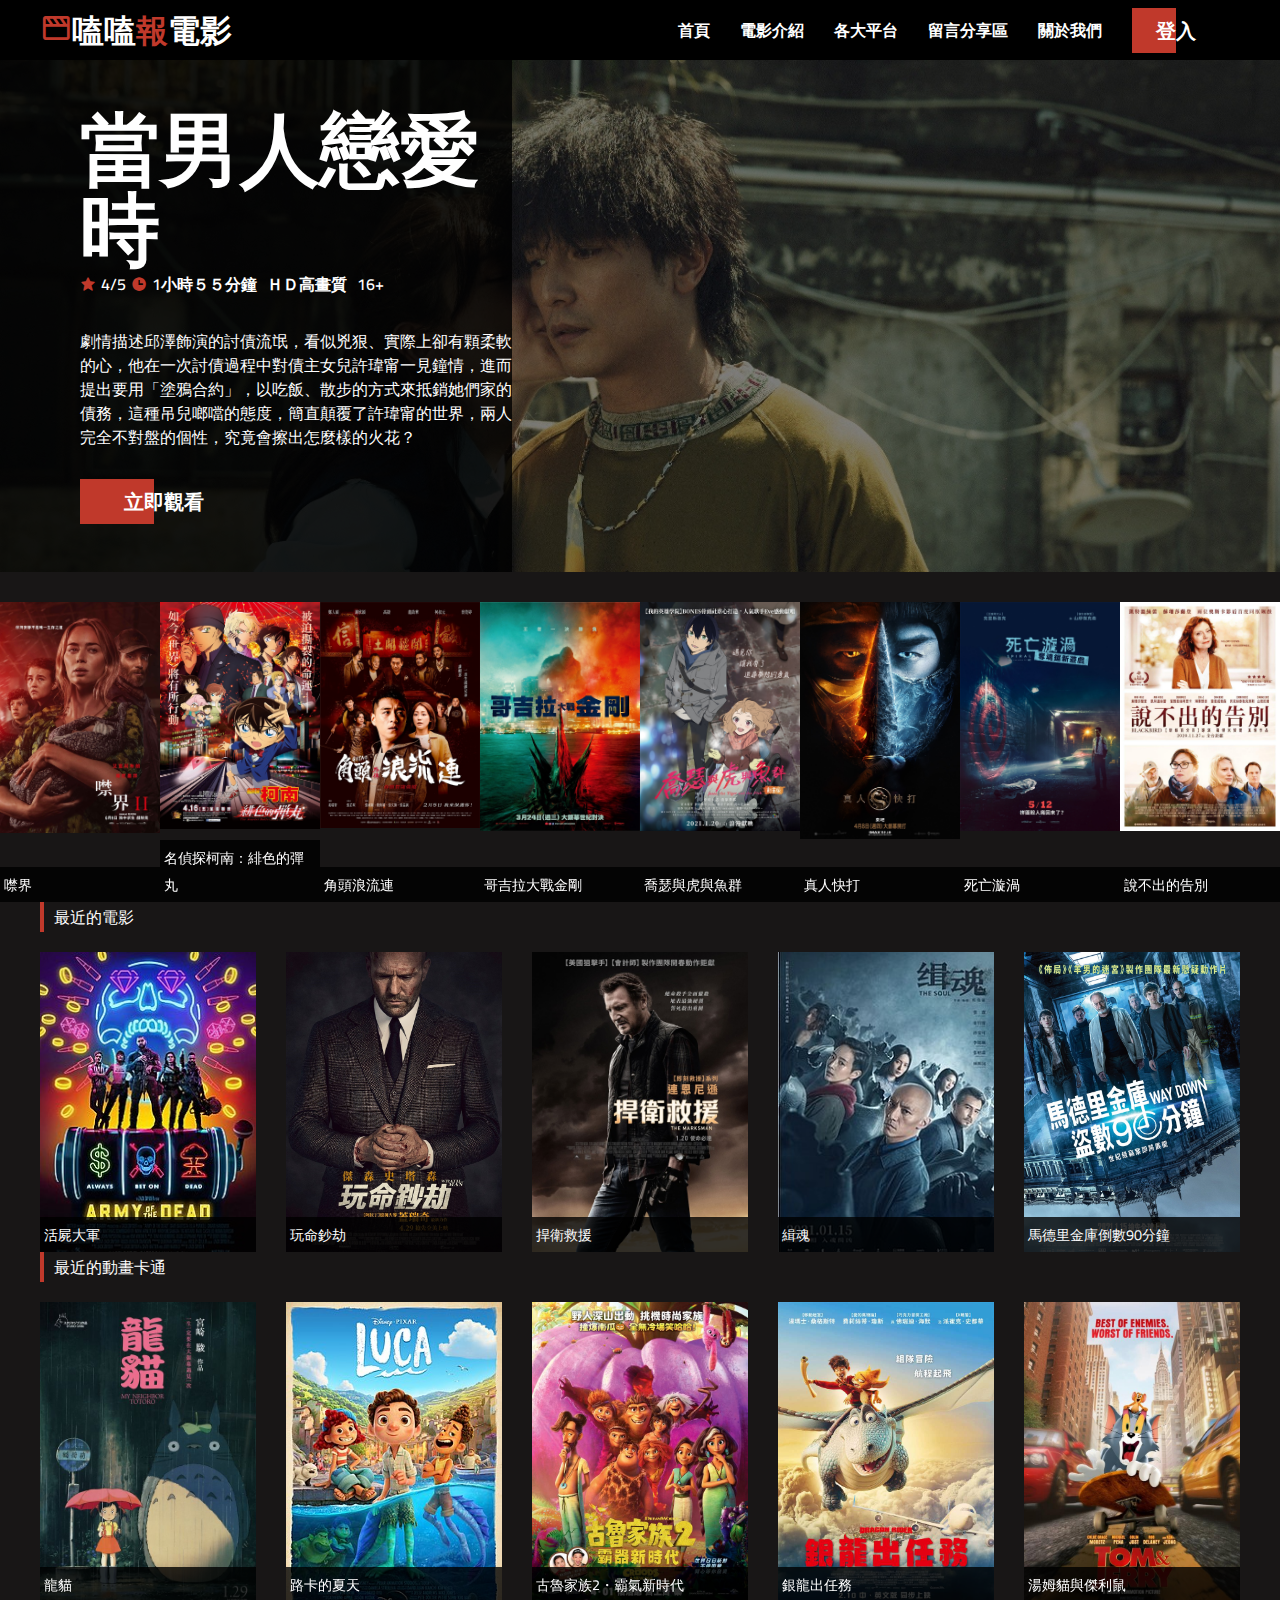
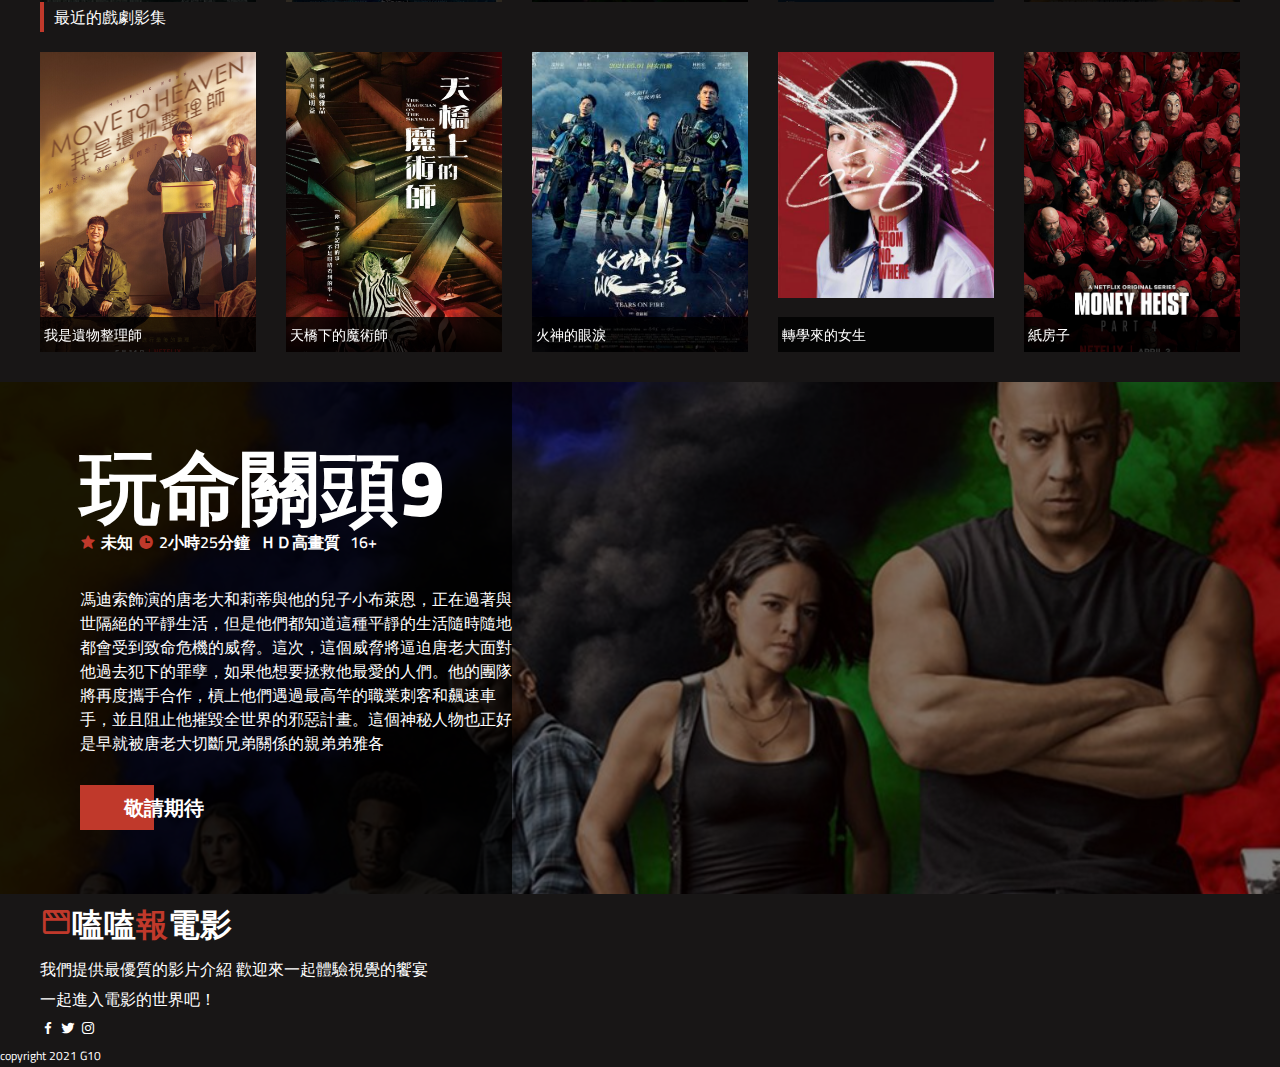
<file: index.html>
<!DOCTYPE html>
<html lang="en">
<head>
    <meta charset="UTF-8">
    <meta http-equiv="X-UA-Compatible" content="IE=edge">
    <meta name="viewport" content="width=device-width, initial-scale=1.0">
    <title>
        嗑嗑報電影
    </title>
    <!------logo-->
    <link rel="icon" href="./Final_Web_關於我們/images/ADTMI_Logo.png">
    <!--google font -->
    <link rel="preconnect" href="https://fonts.gstatic.com">
    <link href="https://fonts.googleapis.com/css2?family=Cairo:wght@200;300;400;600;700;900&display=swap" rel="stylesheet">
    <!--OWL CAR-->
    <link rel="stylesheet" href="https://cdnjs.cloudflare.com/ajax/libs/OwlCarousel2/2.3.4/assets/owl.carousel.min.css" integrity="sha512-tS3S5qG0BlhnQROyJXvNjeEM4UpMXHrQfTGmbQ1gKmelCxlSEBUaxhRBj/EFTzpbP4RVSrpEikbmdJobCvhE3g==" crossorigin="anonymous" referrerpolicy="no-referrer" />
    <!--box-->
    <link href='https://unpkg.com/boxicons@2.0.7/css/boxicons.min.css' rel='stylesheet'>
    <!--app css-->
    <link rel="stylesheet" href="app.css">
</head>
<body>

    <!--nav-->
    <div class="nav-wrapper">
        <div class="container">
           <div class="nav">
              <a href="#" class="logo">
                <i class='bx bx-movie bx-tada main-color'></i>嗑嗑<span class="main-color ">報</span>電影
              </a>
              <ul class="nav-menu" id="nav-menu">
                  <li><a href="#">首頁</a></li>
                  <li><a href="./movieinfo.html">電影介紹</a></li>
                  <li><a href="./platform.html">各大平台 </a></li>
                  <li><a href="./comment.html">留言分享區</a></li>
                  <li><a href="./about us.html">關於我們</a></li>
                  <li>
                      <a href="#" class="btn btn-hover">
                          <span>登入 </span>
                      </a>
                    </li>          
              </ul>
           </div>
        </div>
    </div>
    <!--end nav-->
    <!--main set--->
    <div class="main-set">
        <div class="main-slide">
            <div class="owl-carousel carousel-nav-center" id="main-carousel">
                <!--slide-->
                <div class="main-slide-item">
                    <img src="./man banner.jpeg" alt="">
                    <div class="overlay"></div>
                    <div class="main-slide-item-content">
                        <div class="item-content-wraper">
                            <div class="item-content-tittle">
                                當男人戀愛時
                            </div>
                            <div class="movie-infos">
                                <div class="movie-info">
                                    <i class="bx  bxs-star"></i>
                                        <span>4/5</span>
                                </div>
                                <div class="movie-info">
                                    <i class="bx  bxs-time"></i>
                                        <span>1小時５５分鐘</span>
                                </div>
                                <div class="movie-info">
                                        <span>ＨＤ高畫質</span>
                                </div>
                                <div class="movie-info">
                                    <span>16+</span>
                            </div>
                            </div>
                            <div class="item-contnet-description">
                                劇情描述邱澤飾演的討債流氓，看似兇狠、實際上卻有顆柔軟的心，他在一次討債過程中對債主女兒許瑋甯一見鐘情，進而提出要用「塗鴉合約」，以吃飯、散步的方式來抵銷她們家的債務，這種吊兒啷噹的態度，簡直顛覆了許瑋甯的世界，兩人完全不對盤的個性，究竟會擦出怎麼樣的火花？
                            </div>
                            <div class="item-action">
                                <a href="https://www.youtube.com/watch?v=gOjQxvRtMBI" target="_blank" class="btn btn-hover">
                                    <i class="bx bxs-right-arrow"></i>
                                    <span>立即觀看</span>
                                </a>
                            </div>
                        </div>
                    </div>
                </div>
                <!--end slide-->
                    <!--slide-->
                    <div class="main-slide-item">
                        <img src="./dead banner.jpeg" alt="">
                        <div class="overlay"></div>
                        <div class="main-slide-item-content">
                            <div class="item-content-wraper">
                                <div class="item-content-tittle">
                                   死亡漩渦
                                </div>
                                <div class="movie-infos">
                                    <div class="movie-info">
                                        <i class="bx  bxs-star"></i>
                                            <span>3/5</span>
                                    </div>
                                    <div class="movie-info">
                                        <i class="bx  bxs-time"></i>
                                            <span>1小時33分</span>
                                    </div>
                                    <div class="movie-info">
                                            <span>ＨＤ高畫質</span>
                                    </div>
                                    <div class="movie-info">
                                        <span>16+</span>
                                </div>
                                </div>
                                <div class="item-contnet-description">
                                    老鳥警探（山繆傑克森 飾）帶領警探（克里斯洛克 飾）調查慘絕人寰的連續殺警案，關於「拼圖殺人魔」重出江湖的傳言，再度勾起所有人心中的恐懼。這次新的遊戲規則，似乎直衝著警察而來。每個命案現場留下的「死亡漩渦」，將把他們捲進難以抽身的血腥深淵之中……。
                                </div>
                                <div class="item-action">
                                    <a href="https://www.youtube.com/watch?v=_zzUzBbH-4g" target="_blank" class="btn btn-hover">
                                        <i class="bx bxs-right-arrow"></i>
                                        <span>立即觀看</span>
                                    </a>
                                </div>
                            </div>
                        </div>
                    </div>
                    <!--end slide-->
                     <!--slide-->
                     <div class="main-slide-item">
                        <img src="./jungle banner.jpeg" alt="">
                        <div class="overlay"></div>
                        <div class="main-slide-item-content">
                            <div class="item-content-wraper">
                                <div class="item-content-tittle">
                                    叢林奇航
                                </div>
                                <div class="movie-infos">
                                    <div class="movie-info">
                                        <i class="bx  bxs-star"></i>
                                            <span>未知</span>
                                    </div>
                                    <div class="movie-info">
                                        <i class="bx  bxs-time"></i>
                                            <span>2小時38分鐘</span>
                                    </div>
                                    <div class="movie-info">
                                            <span>ＨＤ高畫質</span>
                                    </div>
                                    <div class="movie-info">
                                        <span>16+</span>
                                </div>
                                </div>
                                <div class="item-contnet-description">
                                    故事描述一位名叫霍頓博士（艾蜜莉布朗 飾演）發現了深藏在亞馬遜裡，有著一顆擁有治癒神力的奇幻之樹，而要取得這棵樹的神力，必須帶著一個被人類收藏的「神奇箭頭」來解開它，霍頓博士決定要深入叢林，來一探這個傳說的究竟，她找來了一個看似可靠，但其實是個只想詐騙遊客的狡猾渡輪船長—法蘭克船長（巨石強森 飾演），她雇用法蘭克載著自己與弟弟（傑克懷特霍爾 飾演）前往叢林展開這場解開神秘傳說之謎的旅程
                                </div>
                                <div class="item-action">
                                    <a href="https://www.youtube.com/watch?v=zLuQO9ebPlY" target="_blank"a class="btn btn-hover">
                                        <i class="bx bxs-right-arrow"></i>
                                        <span>立即觀看</span>
                                    </a>
                                </div>
                            </div>
                        </div>
                    </div>
                    <!--end slide-->
                    <div class="main-slide-item">
                        <img src="./free guy banner.jpeg" alt="">
                        <div class="overlay"></div>
                        <div class="main-slide-item-content">
                            <div class="item-content-wraper">
                                <div class="item-content-tittle">
                                    脫稿玩家
                                </div>
                                <div class="movie-infos">
                                    <div class="movie-info">
                                        <i class="bx  bxs-star"></i>
                                            <span>4/5</span>
                                    </div>
                                    <div class="movie-info">
                                        <i class="bx  bxs-time"></i>
                                            <span>1小時55分鐘</span>
                                    </div>
                                    <div class="movie-info">
                                            <span>ＨＤ高畫質</span>
                                    </div>
                                    <div class="movie-info">
                                        <span>16+</span>
                                </div>
                                </div>
                                <div class="item-contnet-description">
                                    人生就是練功打怪，只要登入遊戲模式，沒有超能力也能成為故事主宰。一位銀行員發現他自己竟是遊戲開放世界中的一個背景角色。

                                </div>
                                <div class="item-action">
                                    <a href="https://www.youtube.com/watch?v=UBmVX5tfpT4" target="_blank" class="btn btn-hover">
                                        <i class="bx bxs-right-arrow"></i>
                                        <span>立即觀看</span>
                                    </a>
                                </div>
                            </div>
                        </div>
                    </div>
                    <!--end slide-->
            </div>
        </div>
        <!---end main slide-->
        <!---topmovie slide-->
        <div class="top-movie-slide">
            <div class="owl-carousel" id="top-movie-slide">
                <!----movie -->
                <div class="movie-item">
                    <img src="./Final_Web_電影介紹/images/2021movie/A_Quiet_Place_Part_II.jpg" alt="">
                    <div class="movie-content">
                        <div class="movie-tittle"> 
                            噤界
                        </div>
                    </div>
                </div>
                <!----end movie--->
                 <!----movie2 -->
                 <div class="movie-item">
                    <img src="./Final_Web_電影介紹/images/2021movie/DETECTIVE_CONAN_THE_MOVIE_THE_SCARLET_BULLET.jpg" alt="">
                    <div class="movie-content">
                        <div class="movie-tittle"> 
                            名偵探柯南：緋色的彈丸
                        </div>
                    </div>
                </div>
                <!----end movie2--->
                 <!----movie3 -->
                 <div class="movie-item">
                    <img src="./Final_Web_電影介紹/images/2021movie/GATAO_THE_LAST_STRAY.jpg" alt="">
                    <div class="movie-content">
                        <div class="movie-tittle"> 
                            角頭浪流連
                        </div>
                    </div>
                </div>
                <!----end movie3--->
                <!----movie4 -->
                <div class="movie-item">
                    <img src="./Final_Web_電影介紹/images/2021movie/Godzilla_vs_Kong.jpg" alt="">
                    <div class="movie-content">
                        <div class="movie-tittle"> 
                            哥吉拉大戰金剛
                        </div>
                    </div>
                </div>
                <!----end movie4--->
                <!----movie5 -->
                <div class="movie-item">
                    <img src="./Final_Web_電影介紹/images/2021movie/JOSEE_THE_TIGER_AND_THE_FISH.jpg" alt="">
                    <div class="movie-content">
                        <div class="movie-tittle"> 
                            喬瑟與虎與魚群
                        </div>
                    </div>
                </div>
                <!----end movie5--->
                <!----movie6 -->
                <div class="movie-item">
                    <img src="./Final_Web_電影介紹/images/2021movie/MORTAL_KOMBAT.jpg" alt="">
                    <div class="movie-content">
                        <div class="movie-tittle"> 
                            真人快打
                        </div>
                    </div>
                </div>
                <!----end movie6--->
                <!----movie7 -->
                <div class="movie-item">
                    <img src="./Final_Web_電影介紹/images/2021movie/SPIRAL_FROM_THE_BOOK_OF_SAW.jpg" alt="">
                    <div class="movie-content">
                        <div class="movie-tittle"> 
                            死亡漩渦
                        </div>
                    </div>
                </div>
                <!----end movie7--->
                <!----movie8 -->
                <div class="movie-item">
                    <img src="./Final_Web_電影介紹/images/2020movie/BLACKBIRD.jpg" alt="">
                    <div class="movie-content">
                        <div class="movie-tittle"> 
                            說不出的告別
                        </div>
                    </div>
                </div>
                <!----end movie3--->
                <!----movie8 -->
                <div class="movie-item">
                    <img src="./Final_Web_電影介紹/images/2020movie/Summer_of_85.jpg" alt="">
                    <div class="movie-content">
                        <div class="movie-tittle"> 
                            85年的夏天
                        </div>
                    </div>
                </div>
                <!----end movie3--->
                <!----movie8 -->
                <div class="movie-item">
                    <img src="./Final_Web_電影介紹/images/2020movie/THE_CONFIDENCEMAN_JP.jpg" alt="">
                    <div class="movie-content">
                        <div class="movie-tittle"> 
                            信用詐欺師
                        </div>
                    </div>
                </div>
                <!----end movie3--->
                <!----movie8 -->
                <div class="movie-item">
                    <img src="./Final_Web_電影介紹/images/2020movie/THE_CROODS_A_NEW_AGE.jpg" alt="">
                    <div class="movie-content">
                        <div class="movie-tittle"> 
                            古魯家族-新石代
                        </div>
                    </div>
                </div>
                <!----end movie3--->
                <!----movie8 -->
                <div class="movie-item">
                    <img src="./Final_Web_電影介紹/images/2020movie/THE_DOORMAN.jpg" alt="">
                    <div class="movie-content">
                        <div class="movie-tittle"> 
                            奪命守門人
                        </div>
                    </div>
                </div>
                <!----end movie3--->
            </div>
        </div>

        <!----end top movie slide------>
        <!--------latest movie slide-->
        <div class="section">
            <div class="container">
                <div class="section-header">
                    最近的電影
                </div>
                <div class="movie-slide carousel-nav-center owl-carousel">
                    <!----movie -->
                <a href="https://www.youtube.com/watch?v=PEARiYvIIHA" target="_blank" div class="movie-item">
                    <img src="./電影/movie02.jpeg" alt="">
                    <div class="movie-content">
                        <div class="movie-tittle"> 
                            活屍大軍
                        </div>
                    </div>
                
            </a>
                <!----end movie--->
                 <!----movie -->
                 <a href="https://www.youtube.com/watch?v=47_ZHeEOcM8" target="_blank" div class="movie-item">
                    <img src="./Final_Web_電影介紹/images/2021movie/Wrath_of_Man.jpg" alt="">
                    <div class="movie-content">
                        <div class="movie-tittle"> 
                            玩命鈔劫
                        </div>
                    </div>
            </a>
                <!----end movie--->
                 <!----movie -->
                 <a href="https://www.youtube.com/watch?v=lyCNkpvwgaE" target="_blank" div class="movie-item">
                    <img src="./電影/movie03.jpeg" alt="">
                    <div class="movie-content">
                        <div class="movie-tittle"> 
                            捍衛救援
                        </div>
                    </div>
            </a>
                <!----end movie--->
                 <!----movie -->
                 <a href="https://www.youtube.com/watch?v=6kwckD5x6lo" target="_blank" div class="movie-item">
                    <img src="./電影/movie10.jpeg" alt="">
                    <div class="movie-content">
                        <div class="movie-tittle"> 
                            緝魂
                        </div>
                    </div>
            </a>
                <!----end movie--->
                 <!----movie -->
                 <a href="https://www.youtube.com/watch?v=HZx4r5asNpA" target="_blank" div class="movie-item">
                    <img src="./Final_Web_電影介紹/images/2021movie/Way_Down.jpg" alt="">
                    <div class="movie-content">
                        <div class="movie-tittle"> 
                            馬德里金庫倒數90分鐘
                        </div>
                    </div>
            </a>
                <!----end movie--->
                </div>
            </div>
        </div>
        <!----end latest movie slide-->
        <!--------cartoon movie slide-->
        <div class="section">
            <div class="container">
                <div class="section-header">
                    最近的動畫卡通
                </div>
                <div class="movie-slide carousel-nav-center owl-carousel">
                    <!----movie -->
                <a href="https://www.youtube.com/watch?v=H3BRBdwaIKY" target="_blank" div class="movie-item">
                    <img src="./卡通/cartoon1.jpeg" alt="">
                    <div class="movie-content">
                        <div class="movie-tittle"> 
                            龍貓
                        </div>
                    </div>
            </a>
                <!----end movie--->
                 <!----movie -->
                 <a href="https://www.youtube.com/watch?v=TzVYaaaV-Gg" target="_blank" div class="movie-item">
                    <img src="./卡通/Luca.jpeg" alt="">
                    <div class="movie-content">
                        <div class="movie-tittle"> 
                            路卡的夏天
                        </div>
                    </div>
            </a>
                <!----end movie--->
                 <!----movie -->
                 <a href="https://www.youtube.com/watch?v=Hn4FWYhtmKA" target="_blank" div class="movie-item">
                    <img src="./卡通/gulu.jpeg" alt="">
                    <div class="movie-content">
                        <div class="movie-tittle"> 
                            古魯家族2・霸氣新時代
                        </div>
                    </div>
            </a>
                <!----end movie--->
                 <!----movie -->
                 <a href="https://www.youtube.com/watch?v=O5yCTymlS7o" target="_blank" div class="movie-item">
                    <img src="./卡通/sliver dragon.jpeg" alt="">
                    <div class="movie-content">
                        <div class="movie-tittle"> 
                            銀龍出任務
                        </div>
                    </div>
            </a>
             <!----movie -->
             <a href=" https://www.youtube.com/watch?v=GM0wvut_N6E" target="_blank"  div class="movie-item">
                <img src="./卡通/tom and jerry.jpeg" alt="">
                <div class="movie-content">
                    <div class="movie-tittle"> 
                        湯姆貓與傑利鼠
                        </div>
                    </div>
                </a>
            </div>
            <!----end movie--->
                <!----end movie--->
                </div>
            </div>
        </div>
        <!----end cartoon movie slide-->
         <!--------series slide-->
         <div class="section">
            <div class="container">
                <div class="section-header">
                    最近的戲劇影集
                </div>
                <div class="movie-slide carousel-nav-center owl-carousel">
                    <!----movie -->
                <a href=" https://www.youtube.com/watch?v=xl97paOcTk4" target="_blank" div class="movie-item">
                    <img src="./影劇/series01.jpeg" alt="">
                    <div class="movie-content">
                        <div class="movie-tittle"> 
                            我是遺物整理師
                        </div>
                    </div>
                
            </a>
                <!----end movie--->
                 <!----movie -->
                 <a href="https://www.youtube.com/watch?v=6kQH_5UdWBI" target="_blank" div class="movie-item">
                    <img src="./影劇/series02.jpeg" alt="">
                    <div class="movie-content">
                        <div class="movie-tittle"> 
                            天橋下的魔術師
                        </div>
                    </div>
            </a>
                <!----end movie--->
                 <!----movie -->
                 <a href="https://www.youtube.com/watch?v=W4y2EaVQmR0" target="_blank" div class="movie-item">
                    <img src="./影劇/series04.jpeg" alt="">
                    <div class="movie-content">
                        <div class="movie-tittle"> 
                            火神的眼淚
                        </div>
                    </div>
            </a>
                <!----end movie--->
                 <!----movie -->
                 <a href="https://www.youtube.com/watch?v=MrWAdQjy7_M" target="_blank"  div class="movie-item">
                    <img src="./影劇/series05.jpeg" alt="">
                    <div class="movie-content">
                        <div class="movie-tittle"> 
                          轉學來的女生
                        </div>
                    </div>
            </a>
                <!----end movie--->
                <!----movie -->
                <div>
                <a href="https://www.youtube.com/watch?v=pTakD5VaKDg" target="_blank"  class="movie-item">
                    <img src="./影劇/series07.jpg" alt="">
                    <div class="movie-content">
                        <div class="movie-tittle"> 
                          紙房子
                        </div>
                    </div>
                </div>
            </a>
            </div>
                <!----end movie--->
                </div>
            
        <!----end series movie slide-->  
        <!---------special movie-->
        <div class="section">
            <!--slide-->
            <div class="main-slide-item">
                <img src="./ff9 banner.jpg" alt="">
                <div class="overlay"></div>
                <div class="main-slide-item-content">
                    <div class="item-content-wraper">
                        <div class="item-content-tittle">
                            玩命關頭9
                        </div>
                        <div class="movie-infos">
                            <div class="movie-info">
                                <i class="bx  bxs-star"></i>
                                    <span>未知</span>
                            </div>
                            <div class="movie-info">
                                <i class="bx  bxs-time"></i>
                                    <span>2小時25分鐘</span>
                            </div>
                            <div class="movie-info">
                                    <span>ＨＤ高畫質</span>
                            </div>
                            <div class="movie-info">
                                <span>16+</span>
                        </div>
                        </div>
                        <div class="item-contnet-description">
                            馮迪索飾演的唐老大和莉蒂與他的兒子小布萊恩，正在過著與世隔絕的平靜生活，但是他們都知道這種平靜的生活隨時隨地都會受到致命危機的威脅。這次，這個威脅將逼迫唐老大面對他過去犯下的罪孽，如果他想要拯救他最愛的人們。他的團隊將再度攜手合作，槓上他們遇過最高竿的職業刺客和飆速車手，並且阻止他摧毀全世界的邪惡計畫。這個神秘人物也正好是早就被唐老大切斷兄弟關係的親弟弟雅各
                        </div>
                        <div class="item-action">
                            <a href="https://www.youtube.com/watch?v=7k2P3mF5Eso" target="_blank" class="btn btn-hover">
                                <i class="bx bxs-right-arrow"></i>
                                <span>敬請期待</span>
                            </a>
                        </div>
                    </div>
                </div>
            </div>  
        </div>
          <!-------end special movie-->
        </div>
    </div>
    <!--end main set--->
    <!---footer section-->
    <footer class="scetion">
        <div class="container">
            <div class="col-4 col-md-6 colsm-12">
                <div class="content">
                    <a href="#" class="logo">
                        <i class='bx bx-movie bx-tada main-color'></i>嗑嗑<span class="main-color ">報</span>電影
                      </a>
                      <p>
                          我們提供最優質的影片介紹 歡迎來一起體驗視覺的饗宴
                          <br>
                          一起進入電影的世界吧！
                      </p>
                      <div class="soicial-list">
                          <a href="#" class="social-item">
                              <i class="bx bxl-facebook"></i>
                          </a>
                          <a href="#" class="social-item">
                            <i class="bx bxl-twitter"></i>
                        </a>
                        <a href="#" class="social-item">
                            <i class="bx bxl-instagram"></i>
                        </a>
                      </div>
                </div>
            </div>
        </div>
    </footer>
    <!----end footer section--->  
    <!--copywright-->
    <div class="copyright">
        copyright 2021 G10
    </div>
    <!---end copyright-->  
    <!---Script-->
    <!--JQuery-->
    <script src="https://code.jquery.com/jquery-3.6.0.min.js" integrity="sha256-/xUj+3OJU5yExlq6GSYGSHk7tPXikynS7ogEvDej/m4=" crossorigin="anonymous"></script>
    <!---owl car-->
    <script src="https://cdnjs.cloudflare.com/ajax/libs/OwlCarousel2/2.3.4/owl.carousel.min.js" integrity="sha512-bPs7Ae6pVvhOSiIcyUClR7/q2OAsRiovw4vAkX+zJbw3ShAeeqezq50RIIcIURq7Oa20rW2n2q+fyXBNcU9lrw==" crossorigin="anonymous" referrerpolicy="no-referrer"></script>
    <!--app script -->
    <script src="app.js "></script>


</body>
</html>
</file>
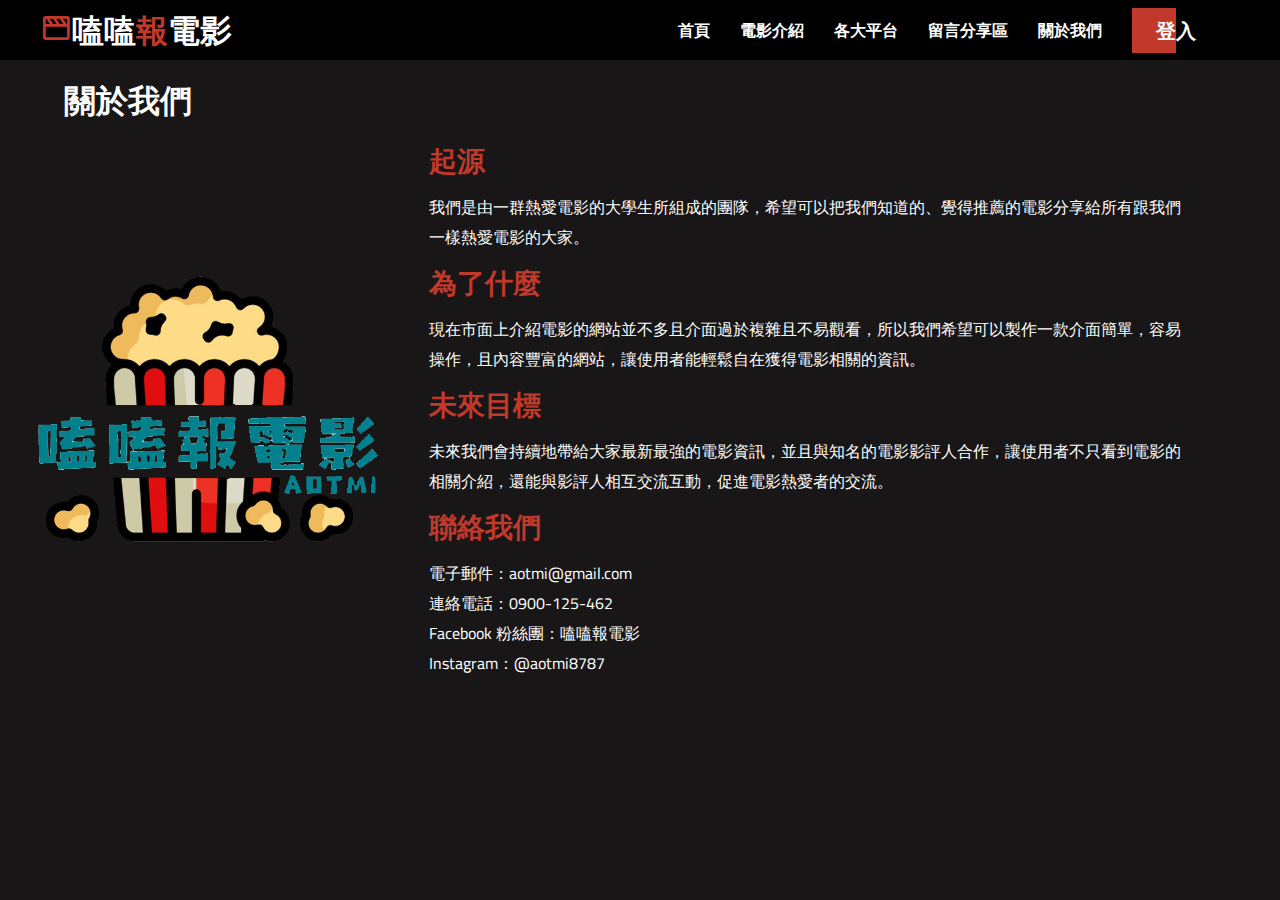
<file: about us.html>
<!DOCTYPE html>
<html lang="en">
<head>
    <meta charset="UTF-8">
    <meta http-equiv="X-UA-Compatible" content="IE=edge">
    <meta name="viewport" content="width=device-width, initial-scale=1.0">
    <title>
        關於我們 - 嗑嗑報電影
    </title>
    <!------logo-->
   <link rel="icon" href="./Final_Web_關於我們/images/ADTMI_Logo.png">
    <!--google font -->
    <link rel="preconnect" href="https://fonts.gstatic.com">
    <link href="https://fonts.googleapis.com/css2?family=Cairo:wght@200;300;400;600;700;900&display=swap" rel="stylesheet">
    <!--OWL CAR-->
    <link rel="stylesheet" href="https://cdnjs.cloudflare.com/ajax/libs/OwlCarousel2/2.3.4/assets/owl.carousel.min.css" integrity="sha512-tS3S5qG0BlhnQROyJXvNjeEM4UpMXHrQfTGmbQ1gKmelCxlSEBUaxhRBj/EFTzpbP4RVSrpEikbmdJobCvhE3g==" crossorigin="anonymous" referrerpolicy="no-referrer" />
    <!--box-->
    <link href='https://unpkg.com/boxicons@2.0.7/css/boxicons.min.css' rel='stylesheet'>

    <!-- style for website -->
    <link rel="stylesheet" href="./Final_Web_關於我們/styles/styleForAboutUs.css">
    <!-- jQuery -->
    <script src="https://code.jquery.com/jquery-3.6.0.min.js"></script>
</head>
<body>
    <!--nav-->
    <div class="nav-wrapper">
        <div class="container">
           <div class="nav">
              <a href="#" class="logo">
                <i class='bx bx-movie bx-tada main-color'></i>嗑嗑<span class="main-color ">報</span>電影
              </a>
              <ul class="nav-menu" id="nav-menu">
                  <li><a href="./index.html">首頁</a></li>
                  <li><a href="./movieinfo.html">電影介紹</a></li>
                  <li><a href="./platform.html">各大平台 </a></li>
                  <li><a href="./comment.html">留言分享區</a></li>
                  <li><a href="#">關於我們</a></li>
                  <li>
                      <a href="#" class="btn btn-hover">
                          <span>登入 </span>
                      </a>
                    </li>          
              </ul>
           </div>
        </div>
    </div>
    <!--end nav-->
    <div>
        <p class="title" id="about-us">關於我們</p>
    </div>

    <div id="content_grid">
        <img src="./Final_Web_關於我們/images/ADTMI_Logo.png" alt="" id="siteLogo">
        <div id="content_text">
            <div id="main-aboutUs"></div>

            <div class="sub_title">起源</div>

            <div>
                <p class="content">我們是由一群熱愛電影的大學生所組成的團隊，希望可以把我們知道的、覺得推薦的電影分享給所有跟我們一樣熱愛電影的大家。</p>
            </div>

            <div class="sub_title">為了什麼</div>

            <div>
                <p class="content">現在市面上介紹電影的網站並不多且介面過於複雜且不易觀看，所以我們希望可以製作一款介面簡單，容易操作，且內容豐富的網站，讓使用者能輕鬆自在獲得電影相關的資訊。</p>
            </div>

            <div class="sub_title">未來目標</div>

            <div>
                <p class="content">未來我們會持續地帶給大家最新最強的電影資訊，並且與知名的電影影評人合作，讓使用者不只看到電影的相關介紹，還能與影評人相互交流互動，促進電影熱愛者的交流。</p>
            </div>

            <div id="contact">聯絡我們</div>

            <div id="contactInfo">
                <p id="mail">aotmi@gmail.com</p>
                <p id="tel">0900-125-462</p>
                <p id="fb"><a href="https://www.facebook.com/example/"></a>嗑嗑報電影</p>
                <p id="ig">@aotmi8787</p>
            </div>
        </div>
    </div>
</body>
</html>
</file>
<file: app.css>
:root{
     --main-color: #c0392b; 
     --body-bg: #181616;
     --box-bg:#221f1f;
     --text-color:#ffffff;
     --space-top:30px;
      
     --nav-high:60px; 
}
*{
    padding: 0;
    margin: 0;
    box-sizing: border-box;
}

html{
    font-size: 16px;
}

body{
    font-family: 'Cairo', sans-serif; 
    background-color: var(--body-bg);
    color: var(--text-color);
    padding-top: var(--nav-high) ;
}

a{
     text-decoration: none;
}

img{
    max-width: 100%;
}

.main-color{
    color: var(--main-color);
}
.container{
    max-width: 1920px;
    padding: 0 40px;
    margin: auto;
}

.overlay{
    position: absolute;
    top: 0;
    right: 0;
    left: 0;
    bottom: 0;
    background-color: rgba(0, 0,0,0.5);
}

.nav-wrapper{
    position: fixed;
    top: 0;
    left: 0;
    width: 100%;
    z-index: 99;
    background-color: #000000;
} 
.nav{
    display: flex;
    align-items: center;
    justify-content:  space-between;
    color: var(--text-color);
    height: var(--nav-high) ;
}

.nav a{
    color: var(--text-color); 
}

.logo{
    font-size: 2rem;
    font-weight: 900;
}
.nav-menu{
    list-style-type: none;
    display: flex;
    align-items: center;
    padding: 0 20px;
}
.nav-menu li~li{
    margin-left: 30px;
}

.nav-menu a{
    text-transform: uppercase;
    font-weight: 700 ;
}

.nav-menu a:hover{
    color: var(--main-color);
}
.nav-menu a.btn:hover ,
 a.logo:hover{
    color: unset;
}
.btn{
    color: #ffffff;
    padding: .25rem 1.5rem;
    text-transform: uppercase;
    font-size: 1.25rem;
    font-weight: 700;
    display: inline-flex;
    position: relative;
    align-items: center;
}
.btn-hover::before{
    z-index: 1;
    content: "";
    position: absolute;
    top: 0;
    left: 0;
    width: 50%;
    height: 100%;
    background-color: var(--main-color);
    transition: .3s ease-in-out;
}
.btn-hover:hover::before {
    width: 100%;
}
.btn span{
    z-index: 1 ;
}


.main-slide-item{
    padding-top: 40%;
    position: relative;
    overflow: hidden ;
}
.main-slide-item img{
    width: 100%;
    position: absolute ;
    top: 0;
    left: 0;

}
.main-slide-item-content{
    position: absolute;
    top: 0;
    left: 0;
    width: 100%;
    height: 100%;
    color: var(--text-color);
    display: flex;
}
.item-content-wraper{
    padding-left:5rem;
    width: 40%;
    background-color: rgba(0, 0,0,0.8);
    display: flex;
    flex-direction: column;
    justify-content: center;
    position: relative;
}
.item-content-wraper::before{
    content: "";
    position: absolute;
    top: 0;
    left: 100%;
    width: 50%;
    height: 100% ;
    background: linear-gradient(to right,rgba(0,0,0,0.8),rgbq(0,0,0,0));
}

.item-content-tittle{
    font-size: 5rem;
    line-height: 5rem;
    font-weight:900;
}
.movie-infos{
    display: flex;
    align-items: center;
    flex-wrap: wrap;
    margin-top: calc((--space-top)/3);
}
.movie-info{
    display: flex;
    align-items: center ;
    font-size: -8rem;
    font-weight: 600;
}
.movie-info span{
    margin-left: 5px;
}

.movie-info i{
    color: var(--main-color);
}
.movie-info~.movie-info{
    margin-left: 5px;
}
.item-contnet-description{
    font-size: 1,15rem;
    margin-top: var(--space-top);
    line-height: 1.5rem;
}
.item-action{
    margin-top: var(--space-top);

}
.carousel-nav-center{
    position: relative;
}
.carousel-nav-center .owl-nav button i{
    font-size: 3rem ;

}

.movie-item{
    display: block;
    position: relative;
    overflow: hidden;
    padding-top:300px;
    cursor: pointer ;
}
.movie-item  img{
    position: absolute;
    top: 0;
    left: 0;
    width: 100%;
    transition: tranform 0.3s linear;
}
.movie-item img:hover{
    transform: scale(1.2);
}
.movie-content{
    position: absolute;
    bottom: 0;
    left: 0;
    width: 100%;
    padding: 4px;
    background-color: rgba(0, 0,0,0.8);
}
.movie-tittle{
    color: var(--text-color);
    font-size: 0.9rem;
    position: relative;
    font-weight: 700px;
}
.sectiom{
    padding: 100px
}
.section-header{
    margin-bottom: 20px;
    padding-left: 10px;
    font-size: 1rem;
    font-weight: 700px;
    border-left: 4px solid var(--main-color);
    display: flex;
    align-items: center;
}



footer.section{
    margin-top: 100px;
    padding-bottom:80px;
    padding: 100;
    position: relative;
    background-color: var(--box-bg);;
}
.social-list{
    display: flex;
    align-items: center;
    margin-top: 20px;
}
.social-item{
    color: white;
}
footer a.logo{
    color: white;
}
.copyright{
    font-size: 12px;
    top: 0;
    align-items: fixed;
    position: relative;
    padding:100;

}
/*represent*/
@media only screen and (max-width:128px)
{
    html{
        font-size: 14px;
    }
    .top-movie-slid{
        padding:50%;
    }
    .item-content-wraper{
        width: 50%;
    }
}
</file>
<file: Final_Web_關於我們/styles/styleForAboutUs.css>
:root{
     --main-color: #c0392b; 
     --body-bg: #181616;
     --box-bg:#221f1f;
     --text-color:#ffffff;
     --space-top:30px;
      
     --nav-high:60px; 
}
*{
    padding: 0;
    margin: 0;
    box-sizing: border-box;
}

html{
    font-size: 16px;
}

body{
    font-family: 'Cairo', sans-serif; 
    background-color: var(--body-bg);
    color: var(--text-color);
    padding-top: var(--nav-high) ;
}

a{
     text-decoration: none;
}

img{
    max-width: 100%;
}

.main-color{
    color: var(--main-color);
}
.container{
    max-width: 1920px;
    padding: 0 40px;
    margin: auto;
}

.overlay{
    position: absolute;
    top: 0;
    right: 0;
    left: 0;
    bottom: 0;
    background-color: rgba(0, 0,0,0.5);
}

.nav-wrapper{
    position: fixed;
    top: 0;
    left: 0;
    width: 100%;
    z-index: 99;
    background-color: #000000;
} 
.nav{
    display: flex;
    align-items: center;
    justify-content:  space-between;
    color: var(--text-color);
    height: var(--nav-high) ;
}

.nav a{
    color: var(--text-color); 
}

.logo{
    font-size: 2rem;
    font-weight: 900;
}
.nav-menu{
    list-style-type: none;
    display: flex;
    align-items: center;
    padding: 0 20px;
}
.nav-menu li~li{
    margin-left: 30px;
}

.nav-menu a{
    text-transform: uppercase;
    font-weight: 700 ;
}

.nav-menu a:hover{
    color: var(--main-color);
}
.nav-menu a.btn:hover ,
 a.logo:hover{
    color: unset;
}
.btn{
    color: #ffffff;
    padding: .25rem 1.5rem;
    text-transform: uppercase;
    font-size: 1.25rem;
    font-weight: 700;
    display: inline-flex;
    position: relative;
    align-items: center;
}
.btn-hover::before{
    z-index: 1;
    content: "";
    position: absolute;
    top: 0;
    left: 0;
    width: 50%;
    height: 100%;
    background-color: var(--main-color);
    transition: .3s ease-in-out;
}
.btn-hover:hover::before {
    width: 100%;
}
.btn span{
    z-index: 1 ;
}


.main-slide-item{
    padding-top: 40%;
    position: relative;
    overflow: hidden ;
}
.main-slide-item img{
    width: 100%;
    position: absolute ;
    top: 0;
    left: 0;

}
.main-slide-item-content{
    position: absolute;
    top: 0;
    left: 0;
    width: 100%;
    height: 100%;
    color: var(--text-color);
    display: flex;
}
.item-content-wraper{
    padding-left:5rem;
    width: 40%;
    background-color: rgba(0, 0,0,0.8);
    display: flex;
    flex-direction: column;
    justify-content: center;
    position: relative;
}
.item-content-wraper::before{
    content: "";
    position: absolute;
    top: 0;
    left: 100%;
    width: 50%;
    height: 100% ;
    background: linear-gradient(to right,rgba(0,0,0,0.8),rgbq(0,0,0,0));
}

.item-content-tittle{
    font-size: 5rem;
    line-height: 5rem;
    font-weight:900;
}
.movie-infos{
    display: flex;
    align-items: center;
    flex-wrap: wrap;
    margin-top: calc((--space-top)/3);
}
.movie-info{
    display: flex;
    align-items: center ;
    font-size: -8rem;
    font-weight: 600;
}
.movie-info span{
    margin-left: 5px;
}

.movie-info i{
    color: var(--main-color);
}
.movie-info~.movie-info{
    margin-left: 5px;
}
.item-contnet-description{
    font-size: 1,15rem;
    margin-top: var(--space-top);
    line-height: 1.5rem;
}
.item-action{
    margin-top: var(--space-top);

}
.carousel-nav-center{
    position: relative;
}
.carousel-nav-center .owl-nav button i{
    font-size: 3rem ;

}
/*represent*/
@media only screen and (max-width:979px)and (min-width:600px)
{
    html{
        font-size: 12px;
    }
}

/* 關閉 Scrollbar */
html::-webkit-scrollbar {
    display: none;
}

/* Page name */
.title {
    text-align: left;
    padding-left: 5%;
    font-weight: bold;
    font-size: 2rem;
    margin: 10px 0 5px 0;
}

/* Two Columns */
#content_grid {
    display: grid;
    grid-template-columns: 30% 70%;
    justify-content: center;
    align-items: center;
}

#siteLogo {
    padding: 5px 5px 5px 10%;
}

.sub_title ,#contact {
    color: #c0392b;
    font-size: 1.75rem;
    font-weight: bold;
    padding: 0 0 0 5%;
}

.content, #contactInfo {
    padding: 5px 10% 5px 5%;
}

/* Pseudo-elements */
#mail::before {
    content: "電子郵件：";
}

#tel::before {
    content: "連絡電話：";
}

#fb::before {
    content: "Facebook 粉絲團：";
}

#ig::before {
    content: "Instagram：";
}
</file>
